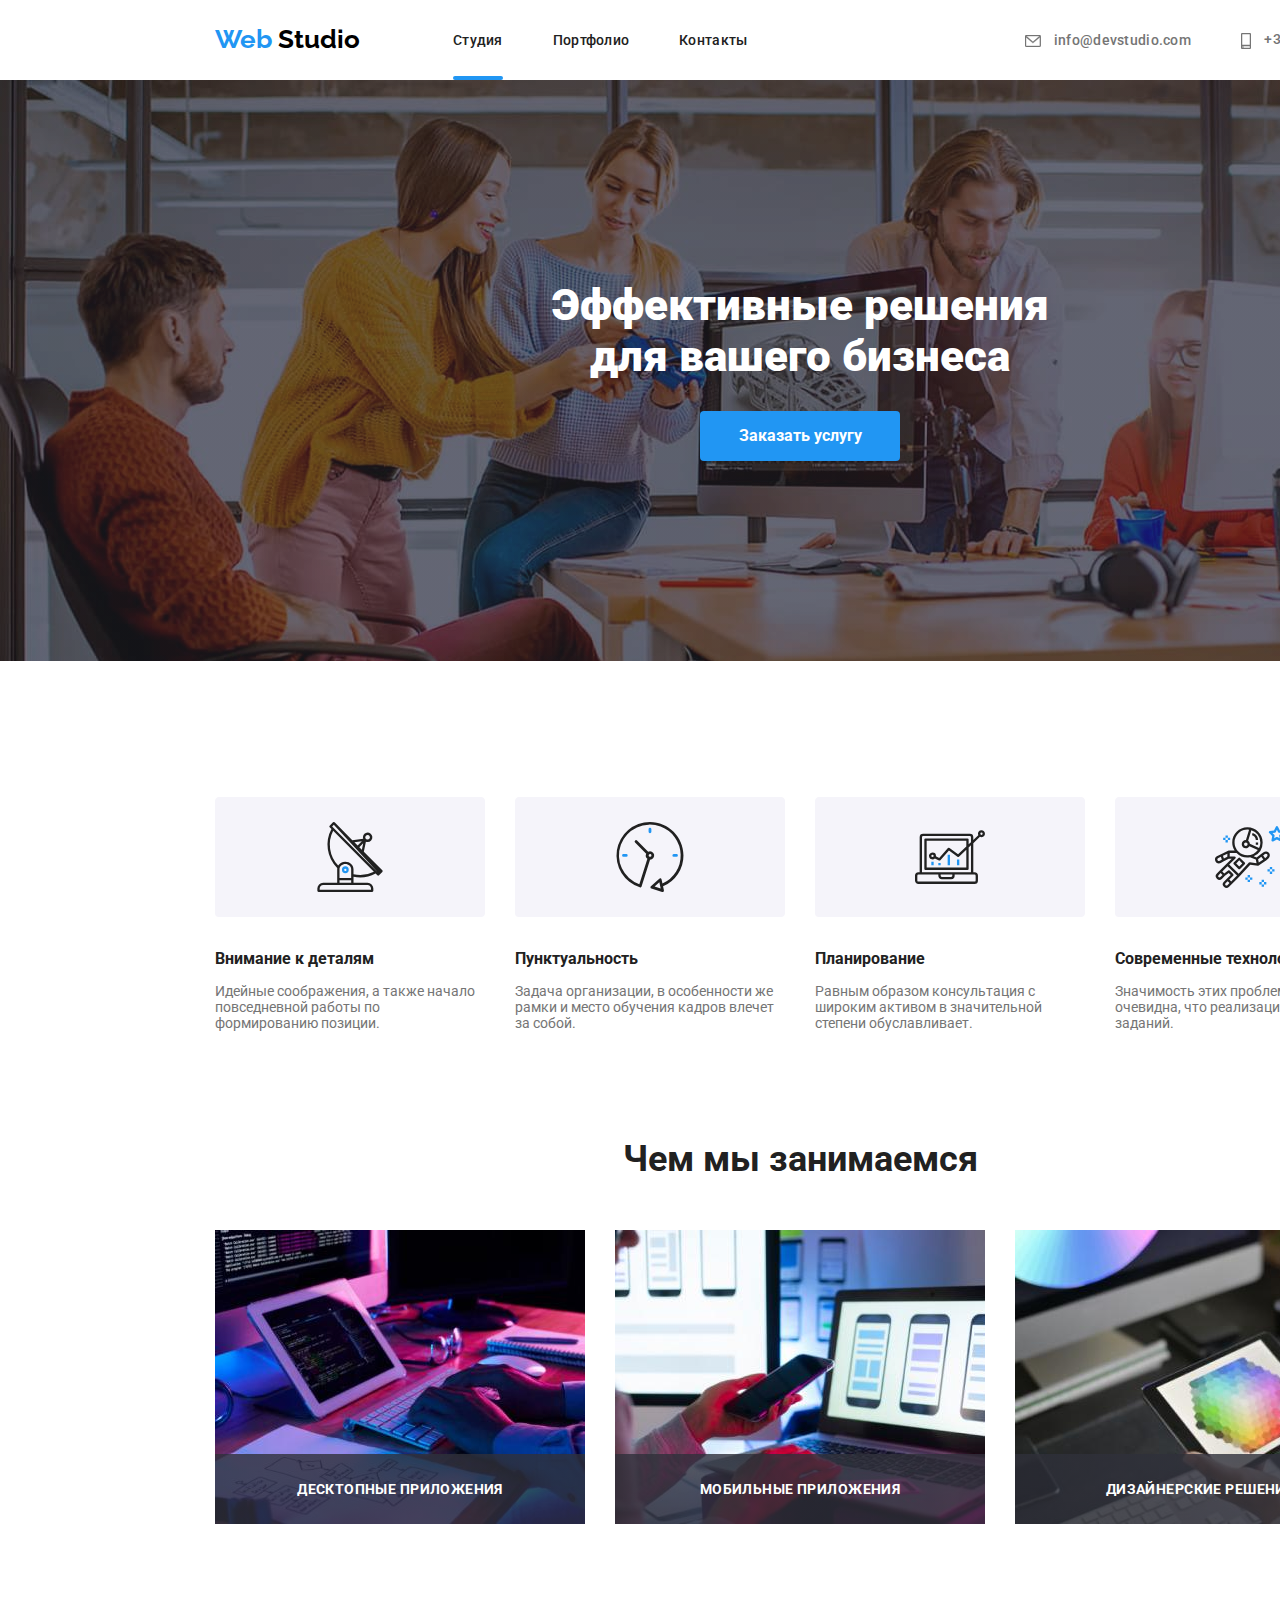
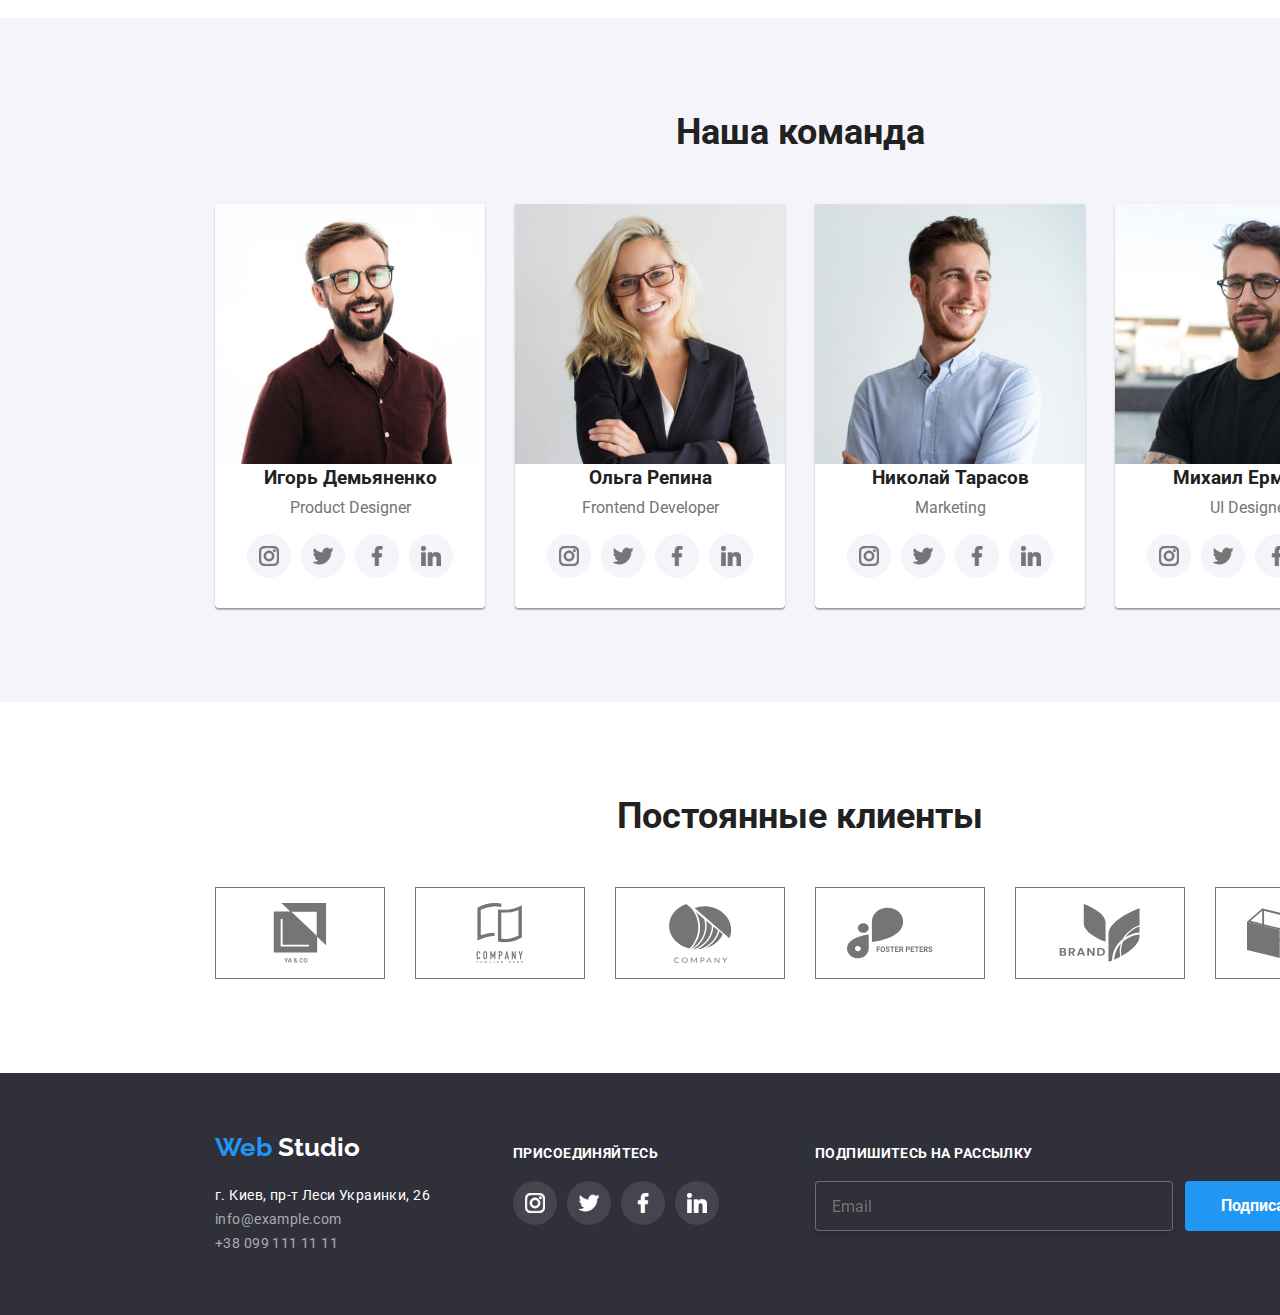
<file: index.html>
<!DOCTYPE html>
<html lang="ru">
  <head>
    <meta charset="UTF-8" />
    <meta http-equiv="X-UA-Compatible" content="IE=edge" />
    <meta name="viewport" content="width=device-width, initial-scale=1.0" />
    <title>WebStudio</title>
    <link
      rel="stylesheet"
      href="https://cdnjs.cloudflare.com/ajax/libs/modern-normalize/1.0.0/modern-normalize.min.css"
    />
    <link rel="preconnect" href="https://fonts.googleapis.com" />
    <link rel="preconnect" href="https://fonts.gstatic.com" crossorigin />
    <link
      href="https://fonts.googleapis.com/css2?family=Raleway:wght@700&family=Roboto:wght@400;500;700;900&display=swap"
      rel="stylesheet"
    />
    <link rel="stylesheet" href="./css/main.min.css" />
  </head>
  <body class="body">
    <!-- Шапка -->
    <header class="header">
      <nav class="header__nav">
        <a class="logo header__logo" href="./index.html">
          <span class="logo__primary">Web</span>
          Studio
        </a>
        <ul class="header__nav">
          <li class="header__item">
            <a class="header__link header__link--current" href="./index.html"
              >Студия</a
            >
          </li>
          <li class="header__item">
            <a class="header__link" href="./portfolio.html">Портфолио</a>
          </li>
          <li class="header__item">
            <a class="header__link" href="">Контакты</a>
          </li>
        </ul>
      </nav>
      <ul class="header__contact">
        <li class="header__item">
          <a
            class="header__link header__link--conact"
            href="mailto:info@devstudio.com"
          >
            <svg class="header__icon header__icon--email">
              <use href="./images/sprite.svg#icon-envelope"></use>
            </svg>
            info@devstudio.com
          </a>
        </li>
        <li class="header__item">
          <a class="header__link header__link--conact" href="tel:+380961111111">
            <svg class="header__icon header__icon--phone">
              <use href="./images/sprite.svg#icon-smartphone"></use>
            </svg>
            +38 096 111 11 11
          </a>
        </li>
      </ul>
    </header>
    <!-- Основний контент -->
    <main>
      <!-- Герой -->
      <section class="hero">
        <h1 class="hero__title">
          Эффективные решения <br />
          для вашего бизнеса
        </h1>
        <button class="button hero__button" data-modal-open type="button">
          Заказать услугу
        </button>
      </section>
      <!-- Преимущества -->
      <section class="section section__transcendency">
        <h2 class="section__title section__title--hidden">Преимущества</h2>
        <ul class="section__list">
          <li class="section__item">
            <svg class="section__transcendency--icon">
              <use href="./images/sprite.svg#icon-Group-1"></use>
            </svg>
            <h3 class="section__list--title">Внимание к деталям</h3>
            <p>
              Идейные соображения, а также начало повседневной работы по
              формированию позиции.
            </p>
          </li>
          <li class="section__item">
            <svg class="section__transcendency--icon">
              <use href="./images/sprite.svg#icon-Group-2"></use>
            </svg>
            <h3 class="section__list--title">Пунктуальность</h3>
            <p>
              Задача организации, в особенности же рамки и место обучения кадров
              влечет за собой.
            </p>
          </li>
          <li class="section__item">
            <svg class="section__transcendency--icon">
              <use href="./images/sprite.svg#icon-Group-3"></use>
            </svg>
            <h3 class="section__list--title">Планирование</h3>
            <p>
              Равным образом консультация с широким активом в значительной
              степени обуславливает.
            </p>
          </li>
          <li class="section__item">
            <svg class="section__transcendency--icon">
              <use href="./images/sprite.svg#icon-Group-4"></use>
            </svg>
            <h3 class="section__list--title">Современные технологии</h3>
            <p>
              Значимость этих проблем настолько очевидна, что реализация
              плановых заданий.
            </p>
          </li>
        </ul>
      </section>
      <!-- Що ми робимо -->
      <section class="section">
        <h2 class="section__title">Чем мы занимаемся</h2>
        <ul class="section__list">
          <li class="section__item">
            <div class="section__item--img">
              <img
                src="./images/comp.jpg"
                alt="Десктопные приложения"
                width="370"
                height="294"
              />
              <h3 class="section__img--title">
                <span class="section__img--title-pos"
                  >Десктопные приложения</span
                >
              </h3>
            </div>
          </li>
          <li class="section__item">
            <div class="section__item--img">
              <img
                src="./images/mobile.jpg"
                alt="Мобильные приложения"
                width="370"
                height="294"
              />
              <h3 class="section__img--title">
                <span class="section__img--title-pos"
                  >Мобильные приложения</span
                >
              </h3>
            </div>
          </li>
          <li class="section__item">
            <div class="section__item--img">
              <img
                src="./images/planshet.jpg"
                alt="Дизайнерские решения"
                width="370"
                height="294"
              />
              <h3 class="section__img--title">
                <span class="section__img--title-pos"
                  >Дизайнерские решения</span
                >
              </h3>
            </div>
          </li>
        </ul>
      </section>
      <!-- Наша команда -->
      <section class="section section__team">
        <h2 class="section__title">Наша команда</h2>
        <ul class="section__list">
          <li class="section__item section__team--item">
            <img
              src="./images/igor.jpg"
              alt="Фото Игоря"
              width="270"
              height="260"
            />
            <h3 class="section__list--title">Игорь Демьяненко</h3>
            <p class="section__team--text" lang="en">Product Designer</p>
            <ul class="soclist">
              <li class="soclist__item">
                <a class="soclist__link" href="https://www.instagram.com/"
                  ><svg class="soclist__icon">
                    <use href="./images/sprite.svg#icon-instagram"></use></svg
                ></a>
              </li>
              <li class="soclist__item">
                <a class="soclist__link" href="https://twitter.com/"
                  ><svg class="soclist__icon">
                    <use href="./images/sprite.svg#icon-twitter"></use></svg
                ></a>
              </li>
              <li class="soclist__item">
                <a class="soclist__link" href="https://uk-ua.facebook.com/"
                  ><svg class="soclist__icon">
                    <use href="./images/sprite.svg#icon-facebook"></use></svg
                ></a>
              </li>
              <li class="soclist__item">
                <a class="soclist__link" href="https://www.linkedin.com/"
                  ><svg class="soclist__icon">
                    <use href="./images/sprite.svg#icon-linkedin"></use></svg
                ></a>
              </li>
            </ul>
          </li>
          <li class="section__item section__team--item">
            <img
              src="./images/olga.jpg"
              alt="Фото Ольги"
              width="270"
              height="260"
            />
            <h3 class="section__list--title">Ольга Репина</h3>
            <p class="section__team--text" lang="en">Frontend Developer</p>
            <ul class="soclist">
              <li class="soclist__item">
                <a class="soclist__link" href="https://www.instagram.com/"
                  ><svg class="soclist__icon">
                    <use href="./images/sprite.svg#icon-instagram"></use></svg
                ></a>
              </li>
              <li class="soclist__item">
                <a class="soclist__link" href="https://twitter.com/"
                  ><svg class="soclist__icon">
                    <use href="./images/sprite.svg#icon-twitter"></use></svg
                ></a>
              </li>
              <li class="soclist__item">
                <a class="soclist__link" href="https://uk-ua.facebook.com/"
                  ><svg class="soclist__icon">
                    <use href="./images/sprite.svg#icon-facebook"></use></svg
                ></a>
              </li>
              <li class="soclist__item">
                <a class="soclist__link" href="https://www.linkedin.com/"
                  ><svg class="soclist__icon">
                    <use href="./images/sprite.svg#icon-linkedin"></use></svg
                ></a>
              </li>
            </ul>
          </li>
          <li class="section__item section__team--item">
            <img
              src="./images/mykola.jpg"
              alt="Фото Николая"
              width="270"
              height="260"
            />
            <h3 class="section__list--title">Николай Тарасов</h3>
            <p class="section__team--text" lang="en">Marketing</p>
            <ul class="soclist">
              <li class="soclist__item">
                <a class="soclist__link" href="https://www.instagram.com/"
                  ><svg class="soclist__icon">
                    <use href="./images/sprite.svg#icon-instagram"></use></svg
                ></a>
              </li>
              <li class="soclist__item">
                <a class="soclist__link" href="https://twitter.com/"
                  ><svg class="soclist__icon">
                    <use href="./images/sprite.svg#icon-twitter"></use></svg
                ></a>
              </li>
              <li class="soclist__item">
                <a class="soclist__link" href="https://uk-ua.facebook.com/"
                  ><svg class="soclist__icon">
                    <use href="./images/sprite.svg#icon-facebook"></use></svg
                ></a>
              </li>
              <li class="soclist__item">
                <a class="soclist__link" href="https://www.linkedin.com/"
                  ><svg class="soclist__icon">
                    <use href="./images/sprite.svg#icon-linkedin"></use></svg
                ></a>
              </li>
            </ul>
          </li>
          <li class="section__item section__team--item">
            <img
              src="./images/misha.jpg"
              alt="Фото Михаила"
              width="270"
              height="260"
            />
            <h3 class="section__list--title">Михаил Ермаков</h3>
            <p class="section__team--text" lang="en">UI Designer</p>
            <ul class="soclist">
              <li class="soclist__item">
                <a class="soclist__link" href="https://www.instagram.com/"
                  ><svg class="soclist__icon">
                    <use href="./images/sprite.svg#icon-instagram"></use></svg
                ></a>
              </li>
              <li class="soclist__item">
                <a class="soclist__link" href="https://twitter.com/"
                  ><svg class="soclist__icon">
                    <use href="./images/sprite.svg#icon-twitter"></use></svg
                ></a>
              </li>
              <li class="soclist__item">
                <a class="soclist__link" href="https://uk-ua.facebook.com/"
                  ><svg class="soclist__icon">
                    <use href="./images/sprite.svg#icon-facebook"></use></svg
                ></a>
              </li>
              <li class="soclist__item">
                <a class="soclist__link" href="https://www.linkedin.com/"
                  ><svg class="soclist__icon">
                    <use href="./images/sprite.svg#icon-linkedin"></use></svg
                ></a>
              </li>
            </ul>
          </li>
        </ul>
      </section>
      <section class="section section__customers">
        <h2 class="section__title">Постоянные клиенты</h2>
        <ul class="section__list">
          <li class="section__item section__customers--item">
            <svg class="section__customers--icon">
              <use href="./images/sprite.svg#icon-group"></use>
            </svg>
          </li>
          <li class="section__item section__customers--item">
            <svg class="section__customers--icon">
              <use href="./images/sprite.svg#icon-group-1"></use>
            </svg>
          </li>
          <li class="section__item section__customers--item">
            <svg class="section__customers--icon">
              <use href="./images/sprite.svg#icon-group-2"></use>
            </svg>
          </li>
          <li class="section__item section__customers--item">
            <svg class="section__customers--icon">
              <use href="./images/sprite.svg#icon-group-3"></use>
            </svg>
          </li>
          <li class="section__item section__customers--item">
            <svg class="section__customers--icon">
              <use href="./images/sprite.svg#icon-group-4"></use>
            </svg>
          </li>
          <li class="section__item section__customers--item">
            <svg class="section__customers--icon">
              <use href="./images/sprite.svg#icon-group-5"></use>
            </svg>
          </li>
        </ul>
      </section>
    </main>
    <!-- Футер -->
    <footer class="footer">
      <div class="footer__address--box">
        <a class="logo footer__logo" href="./index.html">
          <span class="logo__primary">Web</span>
          Studio
        </a>
        <address class="footer__address">
          <p class="footer__address--text">г. Киев, пр-т Леси Украинки, 26</p>
          <ul class="footer__list">
            <li class="footer__item">
              <a class="footer__address--link" href="mailto:info@example.com"
                >info@example.com</a
              >
            </li>
            <li class="footer__item">
              <a class="footer__address--link" href="tel:+380991111111"
                >+38 099 111 11 11</a
              >
            </li>
          </ul>
        </address>
      </div>
      <div class="footer__soclist">
        <h3 class="footer__title">присоединяйтесь</h3>
        <ul class="soclist footer__soclist">
          <li class="soclist__item footer__soclist--item">
            <a class="soclist__link" href="https://www.instagram.com/"
              ><svg class="soclist__icon">
                <use href="./images/sprite.svg#icon-instagram"></use></svg
            ></a>
          </li>
          <li class="soclist__item footer__soclist--item">
            <a class="soclist__link" href="https://twitter.com/"
              ><svg class="soclist__icon">
                <use href="./images/sprite.svg#icon-twitter"></use></svg
            ></a>
          </li>
          <li class="soclist__item footer__soclist--item">
            <a class="soclist__link" href="https://uk-ua.facebook.com/"
              ><svg class="soclist__icon">
                <use href="./images/sprite.svg#icon-facebook"></use></svg
            ></a>
          </li>
          <li class="soclist__item footer__soclist--item">
            <a class="soclist__link" href="https://www.linkedin.com/"
              ><svg class="soclist__icon">
                <use href="./images/sprite.svg#icon-linkedin"></use></svg
            ></a>
          </li>
        </ul>
      </div>
      <form class="footer__subscrip">
        <h3 class="footer__title">Подпишитесь на рассылку</h3>
        <label>
          <input
            class="footer__email--input"
            type="email"
            name="subscription-email"
            placeholder="Email"
          />
        </label>
        <button class="button footer__button" type="submit">
          Подписаться
          <svg class="footer__button--icon">
            <use href="./images/sprite.svg#icon-send"
          </svg>
        </button>
      </form>
    </footer>

    <div class="backdrop backdrop__is-hidden" data-modal>
      <div class="modal">
        <h2 class="modal__title">Оставьте свои данные, мы вам перезвоним</h2>
        <button class="modal__button" data-modal-close>
          <svg class="modal__button--icon">
            <use href="./images/sprite.svg#icon-vector"></use>
          </svg>
        </button>
        <form class="order">
          <label class="order__label"
            ><span class="order__span">Имя</span
            ><input
              class="order__input"
              type="text"
              placeholder=" "
              name="name-modal"
            />
            <svg class="order__icon">
              <use href="./images/sprite.svg#icon-person"></use>
            </svg>
          </label>
          <label class="order__label"
            ><span class="order__span">Телефон</span
            ><input
              class="order__input"
              type="tel"
              placeholder=" "
              name="phone-modal"
            />
            <svg class="order__icon">
              <use href="./images/sprite.svg#icon-phone"></use>
            </svg>
          </label>
          <label class="order__label"
            ><span class="order__span">Почта</span
            ><input
              class="order__input"
              type="email"
              placeholder=" "
              name="email-modal"
            />
            <svg class="order__icon">
              <use href="./images/sprite.svg#icon-email"></use>
            </svg>
          </label>
          <label class="order__label"
            ><span>Комментарий</span>
            <textarea
              class="order__input order__comment"
              placeholder="Введите текст"
              name="comment-modal"
            ></textarea>
          </label>
          <label class="order__agreement">
            <div class="order__agreement--box">
              <input
                class="order__check"
                type="checkbox"
                name="agreement-modal"
              />
              <span class="order__icon-check"></span>
              Соглашаюсь с рассылкой и принимаю
              <a class="order__agreement--link" href="./">Условия договора</a>
            </div>
          </label>
          <button class="order__submit" type="submit">Отправить</button>
        </form>
      </div>
    </div>

    <script src="./js/modal.js"></script>
  </body>
</html>
</file>
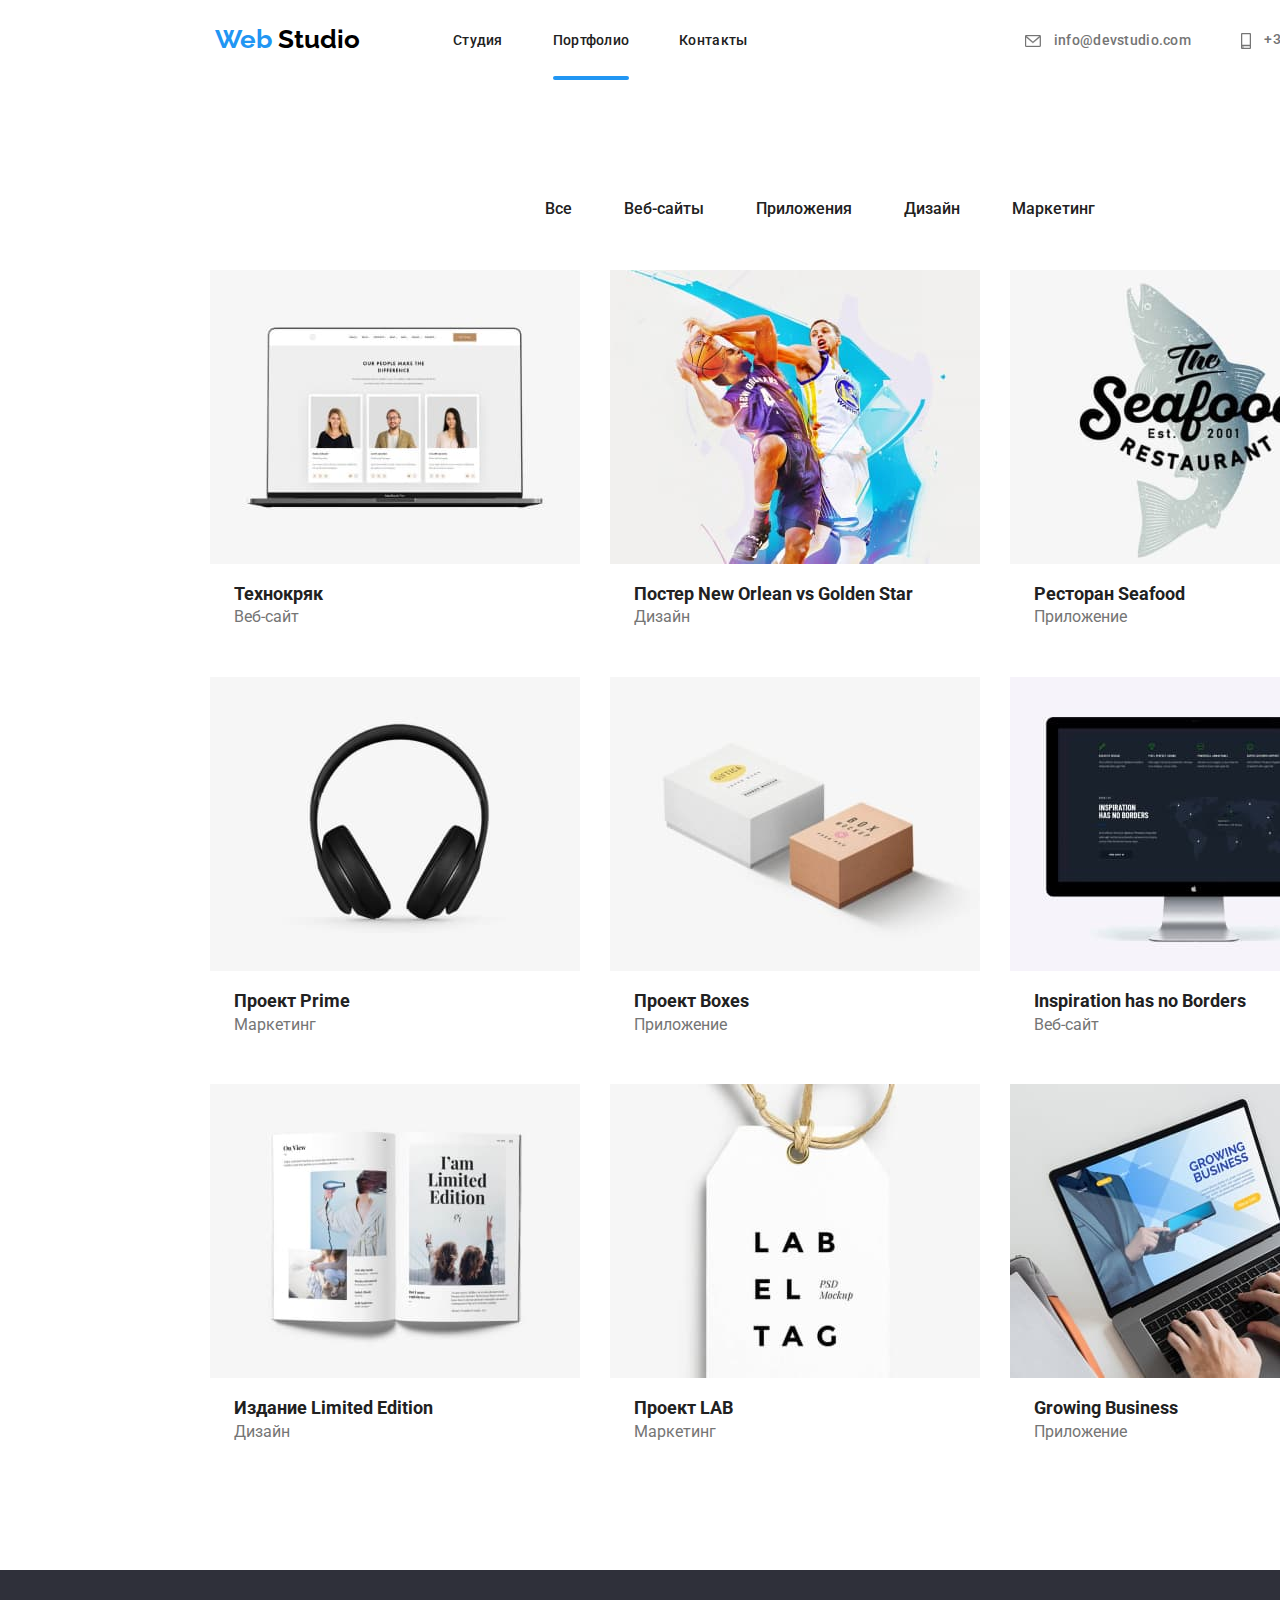
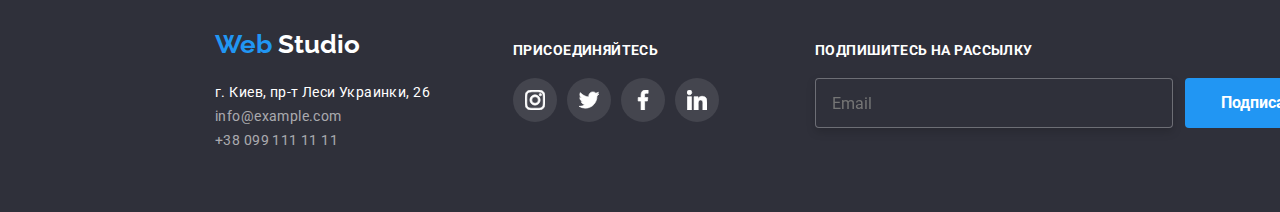
<file: portfolio.html>
<!DOCTYPE html>
<html lang="ru">
  <head>
    <meta charset="UTF-8" />
    <meta http-equiv="X-UA-Compatible" content="IE=edge" />
    <meta name="viewport" content="width=device-width, initial-scale=1.0" />
    <title>WebStudio</title>
    <link
      rel="stylesheet"
      href="https://cdnjs.cloudflare.com/ajax/libs/modern-normalize/1.0.0/modern-normalize.min.css"
    />
    <link rel="preconnect" href="https://fonts.googleapis.com" />
    <link rel="preconnect" href="https://fonts.gstatic.com" crossorigin />
    <link
      href="https://fonts.googleapis.com/css2?family=Raleway:wght@700&family=Roboto:wght@400;500;700;900&display=swap"
      rel="stylesheet"
    />
    <link rel="stylesheet" href="./css/main.min.css" />
  </head>
  <body class="body">
    <!-- Шапка -->
    <header class="header">
      <nav class="header__nav">
        <a class="logo header__logo" href="./index.html">
          <span class="logo__primary">Web</span>
          Studio
        </a>
        <ul class="header__nav">
          <li class="header__item">
            <a class="header__link current" href="./index.html">Студия</a>
          </li>
          <li class="header__item">
            <a
              class="header__link header__link--current"
              href="./portfolio.html"
              >Портфолио</a
            >
          </li>
          <li class="header__item">
            <a class="header__link" href="">Контакты</a>
          </li>
        </ul>
      </nav>
      <ul class="header__contact">
        <li class="header__item">
          <a
            class="header__link header__link--conact"
            href="mailto:info@devstudio.com"
          >
            <svg class="header__icon header__icon--email">
              <use href="./images/sprite.svg#icon-envelope"></use>
            </svg>
            info@devstudio.com
          </a>
        </li>
        <li class="header__item">
          <a class="header__link header__link--conact" href="tel:+380961111111">
            <svg class="header__icon header__icon--phone">
              <use href="./images/sprite.svg#icon-smartphone"></use>
            </svg>
            +38 096 111 11 11
          </a>
        </li>
      </ul>
    </header>
    <!-- Основний контент -->
    <main class="portfolio">
      <ul class="portfolio__sorting">
        <li class="portfolio__sorting--item">
          <button class="button portfolio__button" type="button">Все</button>
        </li>
        <li class="portfolio__sorting--item">
          <button class="button portfolio__button" type="button">
            Веб-сайты
          </button>
        </li>
        <li class="portfolio__sorting--item">
          <button class="button portfolio__button" type="button">
            Приложения
          </button>
        </li>
        <li class="portfolio__sorting--item">
          <button class="button portfolio__button" type="button">Дизайн</button>
        </li>
        <li class="portfolio__sorting--item">
          <button class="button portfolio__button" type="button">
            Маркетинг
          </button>
        </li>
      </ul>
      <h1 class="section__title--hidden">Наши проекты</h1>
      <ul class="portfolio__projects">
        <li class="card">
          <div class="card__box" style="height: 294px">
            <img
              src="./images/tehnocrack.jpg"
              alt="Изображение сайта"
              width="370"
              height="294"
            />
            <div class="card__overlay">
              <p class="card__overlay--text">
                Технокряк это современная площадка распространения коронавируса.
                Компании используют эту платформу для цифрового шпионажа и атак
                на защищённые сервера конкурентов.
              </p>
            </div>
          </div>
          <h2 class="card__title">Технокряк</h2>
          <p class="card__text">Веб-сайт</p>
        </li>
        <li class="card">
          <div class="card__box" style="height: 294px">
            <img
              src="./images/poster.jpg"
              alt="Постер баскетбольного матча"
              width="370"
              height="294"
            />
            <div class="card__overlay">
              <p class="card__overlay--text">
                Технокряк это современная площадка распространения коронавируса.
                Компании используют эту платформу для цифрового шпионажа и атак
                на защищённые сервера конкурентов.
              </p>
            </div>
          </div>
          <h2 class="card__title">Постер New Orlean vs Golden Star</h2>
          <p class="card__text">Дизайн</p>
        </li>
        <li class="card">
          <div class="card__box" style="height: 294px">
            <img
              src="./images/restaurant.jpg"
              alt="Логотип ресторана"
              width="370"
              height="294"
            />
            <div class="card__overlay">
              <p class="card__overlay--text">
                Технокряк это современная площадка распространения коронавируса.
                Компании используют эту платформу для цифрового шпионажа и атак
                на защищённые сервера конкурентов.
              </p>
            </div>
          </div>
          <h2 class="card__title">Ресторан Seafood</h2>
          <p class="card__text">Приложение</p>
        </li>
        <li class="card">
          <div class="card__box" style="height: 294px">
            <img
              src="./images/prime.jpg"
              alt="Фото наушников"
              width="370"
              height="294"
            />
            <div class="card__overlay">
              <p class="card__overlay--text">
                Технокряк это современная площадка распространения коронавируса.
                Компании используют эту платформу для цифрового шпионажа и атак
                на защищённые сервера конкурентов.
              </p>
            </div>
          </div>
          <h2 class="card__title">Проект Prime</h2>
          <p class="card__text">Маркетинг</p>
        </li>
        <li class="card">
          <div class="card__box" style="height: 294px">
            <img
              src="./images/boxes.jpg"
              alt="Изображение коробок"
              width="370"
              height="294"
            />
            <div class="card__overlay">
              <p class="card__overlay--text">
                Технокряк это современная площадка распространения коронавируса.
                Компании используют эту платформу для цифрового шпионажа и атак
                на защищённые сервера конкурентов.
              </p>
            </div>
          </div>
          <h2 class="card__title">Проект Boxes</h2>
          <p class="card__text">Приложение</p>
        </li>
        <li class="card">
          <div class="card__box" style="height: 294px">
            <img
              src="./images/inspiration.jpg"
              alt="Изображение сайта на мониторе"
              width="370"
              height="294"
            />
            <div class="card__overlay">
              <p class="card__overlay--text">
                Технокряк это современная площадка распространения коронавируса.
                Компании используют эту платформу для цифрового шпионажа и атак
                на защищённые сервера конкурентов.
              </p>
            </div>
          </div>
          <h2 class="card__title">Inspiration has no Borders</h2>
          <p class="card__text">Веб-сайт</p>
        </li>
        <li class="card">
          <div class="card__box" style="height: 294px">
            <img
              src="./images/limited.jpg"
              alt="Изображение открытого журнала"
              width="370"
              height="294"
            />
            <div class="card__overlay">
              <p class="card__overlay--text">
                Технокряк это современная площадка распространения коронавируса.
                Компании используют эту платформу для цифрового шпионажа и атак
                на защищённые сервера конкурентов.
              </p>
            </div>
          </div>
          <h2 class="card__title">Издание Limited Edition</h2>
          <p class="card__text">Дизайн</p>
        </li>
        <li class="card">
          <div class="card__box" style="height: 294px">
            <img
              src="./images/lab.jpg"
              alt="Бирка с названием проекта"
              width="370"
              height="294"
            />
            <div class="card__overlay">
              <p class="card__overlay--text">
                Технокряк это современная площадка распространения коронавируса.
                Компании используют эту платформу для цифрового шпионажа и атак
                на защищённые сервера конкурентов.
              </p>
            </div>
          </div>
          <h2 class="card__title">Проект LAB</h2>
          <p class="card__text">Маркетинг</p>
        </li>
        <li class="card">
          <div class="card__box" style="height: 294px">
            <img
              src="./images/growing.jpg"
              alt="Картинка на экране ноутбука"
              width="370"
              height="294"
            />
            <div class="card__overlay">
              <p class="card__overlay--text">
                Технокряк это современная площадка распространения коронавируса.
                Компании используют эту платформу для цифрового шпионажа и атак
                на защищённые сервера конкурентов.
              </p>
            </div>
          </div>
          <h2 class="card__title">Growing Business</h2>
          <p class="card__text">Приложение</p>
        </li>
      </ul>
    </main>
    <!-- Футер -->
    <footer class="footer">
      <div class="footer__address--box">
        <a class="logo footer__logo" href="./index.html">
          <span class="logo__primary">Web</span>
          Studio
        </a>
        <address class="footer__address">
          <p class="footer__address--text">г. Киев, пр-т Леси Украинки, 26</p>
          <ul class="footer__list">
            <li class="footer__item">
              <a class="footer__address--link" href="mailto:info@example.com"
                >info@example.com</a
              >
            </li>
            <li class="footer__item">
              <a class="footer__address--link" href="tel:+380991111111"
                >+38 099 111 11 11</a
              >
            </li>
          </ul>
        </address>
      </div>
      <div class="footer__soclist">
        <h3 class="footer__title">присоединяйтесь</h3>
        <ul class="soclist footer__soclist">
          <li class="soclist__item footer__soclist--item">
            <a class="soclist__link" href="https://www.instagram.com/"
              ><svg class="soclist__icon">
                <use href="./images/sprite.svg#icon-instagram"></use></svg
            ></a>
          </li>
          <li class="soclist__item footer__soclist--item">
            <a class="soclist__link" href="https://twitter.com/"
              ><svg class="soclist__icon">
                <use href="./images/sprite.svg#icon-twitter"></use></svg
            ></a>
          </li>
          <li class="soclist__item footer__soclist--item">
            <a class="soclist__link" href="https://uk-ua.facebook.com/"
              ><svg class="soclist__icon">
                <use href="./images/sprite.svg#icon-facebook"></use></svg
            ></a>
          </li>
          <li class="soclist__item footer__soclist--item">
            <a class="soclist__link" href="https://www.linkedin.com/"
              ><svg class="soclist__icon">
                <use href="./images/sprite.svg#icon-linkedin"></use></svg
            ></a>
          </li>
        </ul>
      </div>
      <form class="footer__subscrip">
        <h3 class="footer__title">Подпишитесь на рассылку</h3>
        <label>
          <input
            class="footer__email--input"
            type="email"
            name="subscription-email"
            placeholder="Email"
          />
        </label>
        <button class="button footer__button" type="submit">
          Подписаться
          <svg class="footer__button--icon">
            <use href="./images/sprite.svg#icon-send"
          </svg>
        </button>
      </form>
    </footer>
  </body>
</html>
</file>
<file: css/main.min.css>
.body{min-width:1600px;background-color:#fff;color:#757575;font-family:"Roboto",sans-serif}.header{display:flex;justify-content:space-between;align-items:center;padding:0 215px;height:80px;width:1600px}.header__nav,.header__contact{display:flex;align-items:center;margin:0;padding:0}.header__item{margin-right:50px;list-style:none}.header__item:last-child{margin-right:0}.header__icon{vertical-align:middle;stroke:currentColor;fill:currentColor;margin-right:10px}.header__icon:hover,.header__icon:focus{stroke:currentColor;fill:currentColor}.header__icon--email{height:12px;width:16px}.header__icon--phone{height:16px;width:10px}.header__link{text-decoration:none}.header__link{position:relative;display:block;padding-top:32px;padding-bottom:32px;color:#212121;font-style:normal;font-weight:500;font-size:14px;line-height:16px;letter-spacing:.02em;transition:color 250ms cubic-bezier(0.4, 0, 0.2, 1)}.header__link:hover,.header__link:focus{color:#2196f3}.header__link--conact{color:#757575}.header__link--current::before{display:block;position:absolute;bottom:0;content:"";height:4px;width:100%;background-color:#2196f3;border-radius:2px}.logo{text-decoration:none;color:#000;font-family:"Raleway",sans-serif;font-size:26px;font-weight:700}.logo__primary{color:#2196f3}.header__logo{margin-right:93px}.footer__logo{color:#fff}.hero{padding:200px 0;background-color:#212121;background-image:linear-gradient(to right, rgba(48, 49, 59, 0.4), rgba(48, 49, 59, 0.4)),url("../images/heroimg.jpg");text-align:center;width:1600px}.hero__title{color:#fff;font-weight:900;font-size:44px;margin-top:0;margin-bottom:30px}.button{display:inline-block;padding:10px 32px;border-width:0px;border-radius:4px;color:#fff;background-color:#2196f3;line-height:30px;text-align:center;font-size:16px;font-style:normal;transition:color 250ms cubic-bezier(0.4, 0, 0.2, 1),background-color cubic-bezier(0.4, 0, 0.2, 1) cubic-bezier(0.4, 0, 0.2, 1)}.footer__button,.hero__button{width:200px;height:50px;font-weight:700}.footer__button:hover,.hero__button:hover,.footer__button:focus,.hero__button:focus{color:#2196f3;background-color:#fff}.hero__button{margin:auto}.footer__button{position:absolute;right:0;bottom:0;padding-right:62px}.footer__button--icon{position:absolute;top:13px;right:28px;width:24px;height:24px;fill:currentColor}.portfolio__button{color:#212121;background-color:#fff;padding:6px 22px;text-align:center;font-weight:500;font-size:16px;line-height:26px}.portfolio__button:hover,.portfolio__button:focus{color:#fff;background-color:#2196f3;box-shadow:0px 3px 1px rgba(0,0,0,.1),0px 1px 2px rgba(0,0,0,.08),0px 2px 2px rgba(0,0,0,.12)}.section{padding-top:94px;padding-bottom:94px;padding-left:215px;padding-right:215px;width:1600px}.section__title{color:#212121;font-size:36px;margin-top:0;margin-bottom:50px;text-align:center}.section__title--hidden{opacity:0;pointer-events:none;padding:0;margin:0}.section__list{display:flex;margin:0;padding:0}.section__item{list-style:none;margin-right:30px}.section__item:last-child{margin:0}.section__transcendency{font-size:14px;padding-bottom:0}.section__transcendency--icon{height:120px;width:270px;margin-bottom:30px}.section__list--title{margin-top:0;margin-bottom:10px;color:#212121}.section__item--img{position:relative;height:294px}.section__img--title{position:absolute;bottom:0;height:70px;width:100%;margin:0;vertical-align:middle;text-align:center;font-family:"Roboto",sans-serif;font-style:normal;font-weight:700;font-size:14px;line-height:16px;letter-spacing:.03em;text-transform:uppercase;color:#fff;background-image:linear-gradient(to right, rgba(47, 48, 58, 0.8), rgba(47, 48, 58, 0.8))}.section__img--title-pos{position:absolute;transform:translate(-50%, -50%);top:50%;left:50%;white-space:nowrap}.section__team{font-size:16px;background-color:#f5f4fa}.section__team--item{text-align:center;background-color:#fff;box-shadow:0px 1px 3px rgba(0,0,0,.12),0px 1px 1px rgba(0,0,0,.14),0px 2px 1px rgba(0,0,0,.2);border-radius:0px 0px 4px 4px;transition:box-shadow 250ms cubic-bezier(0.4, 0, 0.2, 1)}.section__team--item:hover{box-shadow:0px 4px 4px rgba(0,0,0,.25)}.section__team--text{margin-top:0;margin-bottom:16px}.section__customers--item{height:92px;width:170px;display:flex;align-items:center;justify-content:center;color:#757575;border:1px solid #757575;transition:color 250ms cubic-bezier(0.4, 0, 0.2, 1),border 250ms cubic-bezier(0.4, 0, 0.2, 1)}.section__customers--item:hover,.section__customers--item:focus{color:#2196f3;border-color:#2196f3}.section__customers--icon{height:60px;width:106px;fill:currentColor}.soclist{display:flex;margin:0 32px 30px 32px;padding:0}.soclist__item{height:44px;width:44px;margin:0;margin-right:10px;list-style:none;color:#757575;background-color:#f5f4fa;border-radius:50%;transition:color 250ms cubic-bezier(0.4, 0, 0.2, 1),background-color 250ms cubic-bezier(0.4, 0, 0.2, 1)}.soclist__item:last-child{margin:0}.soclist__item:hover,.soclist__item:focus{color:#fff;background-color:#2196f3}.soclist__link{color:currentColor}.soclist__icon{height:44px;width:44px;padding:12px;fill:currentColor;stroke:currentColor}.footer__soclist--item{color:#fff;background-color:rgba(255,255,255,.1);border-radius:50%;transition:background-color 250ms cubic-bezier(0.4, 0, 0.2, 1)}.footer__soclist{margin-left:0}.backdrop{position:fixed;top:0;left:0;height:100%;width:100%;background-color:rgba(0,0,0,.2);opacity:1;transform:scale(1);transition:opacity 250ms cubic-bezier(0.4, 0, 0.2, 1),transform 250ms cubic-bezier(0.4, 0, 0.2, 1)}.backdrop__is-hidden{visibility:hidden;opacity:0;pointer-events:none;transform:scale(1.2);transition:opacity 250ms cubic-bezier(0.4, 0, 0.2, 1),transform 250ms cubic-bezier(0.4, 0, 0.2, 1),visibility 250ms cubic-bezier(0.4, 0, 0.2, 1)}.modal{position:absolute;width:528px;height:581px;padding:40px;left:50%;top:50%;transform:translate(-50%, -50%);background-color:#fff;box-shadow:0px 1px 3px rgba(0,0,0,.12),0px 1px 1px rgba(0,0,0,.14),0px 2px 1px rgba(0,0,0,.2);border-radius:4px}.modal__button{position:absolute;right:0;top:0;width:30px;height:30px;border:1px solid rgba(0,0,0,.1);border-radius:50%;margin:8px}.modal__button--icon{position:absolute;left:50%;top:50%;transform:translate(-50%, -50%);width:19px;height:19px;margin:0;padding:4px}.modal__title{margin:0;margin-bottom:12px;width:448px;height:23px;font-family:"Roboto",sans-serif;font-style:normal;font-weight:700;font-size:20px;line-height:23px;text-align:center;letter-spacing:.03em;color:#212121}.order{font-weight:400;font-size:12px;line-height:14px;margin:0;letter-spacing:.01em;color:#757575}.order__label{position:relative;display:block;margin-bottom:10px;color:#212121}.order__label:focus-within{color:#2196f3}.order__span{color:#757575}.order__icon{position:absolute;height:18px;width:18px;left:12px;bottom:11px;fill:currentColor}.order__input{width:448px;height:40px;margin-top:4px;border:1px solid rgba(33,33,33,.2);border-radius:4px;padding-left:42px;outline:none;color:#212121}.order__input:focus,.order__input:active{border-color:#2196f3}.order__check{position:absolute;top:4px;left:4px}.order__icon-check{position:absolute;top:4px;left:4px;display:inline-block;width:16px;height:15px;outline:2px solid #212121;outline-offset:-2px;background-color:#fff;border-radius:2px}.order__check:checked+.order__icon-check{background-image:url(../images/iconcheck.svg);background-size:contain;background-origin:border-box;outline-color:#2196f3;transition:background-image 250ms cubic-bezier(0.4, 0, 0.2, 1)}.order__agreement{display:block;margin-bottom:30px;line-height:24px;color:#757575;text-align:center}.order__agreement--link{color:#2196f3}.order__agreement--box{position:relative;display:inline-block;margin:0;padding-left:27px;font-family:"Roboto",sans-serif;font-style:normal;font-weight:400;font-size:14px;line-height:24px;letter-spacing:.03em}.order__submit{display:block;min-width:200px;padding:10px 32px;margin-left:auto;margin-right:auto;color:#fff;background-color:#2196f3;border-width:0px;border-radius:4px;text-align:center;font-weight:500;font-size:16px;line-height:30px}.order__comment{padding:12px 16px;width:448px;height:120px;margin-bottom:20px;resize:none;color:rgba(117,117,117,.5);font-weight:400;font-size:12px;line-height:14px;letter-spacing:.01em}.order__comment:focus,.order__comment:active{color:#212121}.footer{width:1600px;background-color:#2f303a;color:#fff;padding:60px 215px;display:flex}.footer__list{width:228px;padding:0;margin:0}.footer__item{list-style:none}.footer__address{font-style:normal;font-weight:400;font-size:14px;line-height:24px;letter-spacing:.03em}.footer__address--text{margin:0;margin-top:20px}.footer__address--link{margin-top:9px;text-decoration:none;color:rgba(255,255,255,.6);transition:color 250ms cubic-bezier(0.4, 0, 0.2, 1)}.footer__address--link:focus,.footer__address--link:hover{color:#2196f3}.footer__address--box{margin-left:0;margin-right:70px}.footer__soclist{margin-top:12px;margin-right:auto}.footer__title{margin-top:0;margin-bottom:20px;font-style:normal;font-weight:700;font-size:14px;line-height:16px;letter-spacing:.03em;text-transform:uppercase}.footer__subscrip{position:relative;height:86px;min-width:570px;margin-top:12px;margin-right:0;margin-left:auto;border-color:currentColor}.footer__email--input{appearance:none;display:inline-block;width:358px;height:50px;margin-right:12px;padding:15px 16px;border:1px solid rgba(255,255,255,.3);filter:drop-shadow(0px 4px 4px rgba(0, 0, 0, 0.15));border-radius:4px;background-color:#2f303a}.footer__email--input:focus,.footer__email--input:active{outline:none}.footer__email--input:not(:placeholder-shown){appearance:none;color:rgba(255,255,255,.3);border:1px solid rgba(255,255,255,.3);filter:drop-shadow(0px 4px 4px rgba(0, 0, 0, 0.15));border-radius:4px;background-color:#2f303a}.portfolio{padding-top:94px;padding-bottom:94px;padding-left:215px;padding-right:215px;width:1600px}.portfolio__sorting{display:flex;justify-content:center;margin-bottom:50px}.portfolio__sorting--item{margin-right:8px;list-style:none}.portfolio__sorting--item:last-child{margin-right:0}.portfolio__projects{display:flex;flex-wrap:wrap;margin:-60px -60px 0 -60px}.card{list-style:none;width:370px;margin:15px}.card:hover{background-color:#fff;box-shadow:-1px -1px 0px #ededed,0px 1px 1px rgba(0,0,0,.12),0px 4px 4px rgba(0,0,0,.06),1px 4px 6px rgba(0,0,0,.16);transition:box-shadow 250ms cubic-bezier(0.4, 0, 0.2, 1)}.card__box{position:relative;margin-bottom:20px;background-color:#bdbdbd;overflow:hidden}.card__overlay{position:absolute;display:flex;top:0;left:0;width:100%;height:100%;padding-left:24px;padding-right:24px;align-items:center;background-color:rgba(33,150,243,.9);transform:translateY(101%);transition:transform 250ms cubic-bezier(0.4, 0, 0.2, 1)}.card__box:hover .card__overlay{transform:translateY(0)}.card__overlay--text{font-family:"Roboto",sans-serif;font-style:normal;font-weight:400;font-size:18px;line-height:28px;letter-spacing:.03em;color:#fff}.card__title{font-size:18px;margin-bottom:4px;margin-left:24px;margin-top:0;color:#212121}.card__text{font-size:16px;margin-bottom:20px;margin-left:24px;margin-right:24px;margin-top:0;color:#757575}/*# sourceMappingURL=main.min.css.map */
</file>
